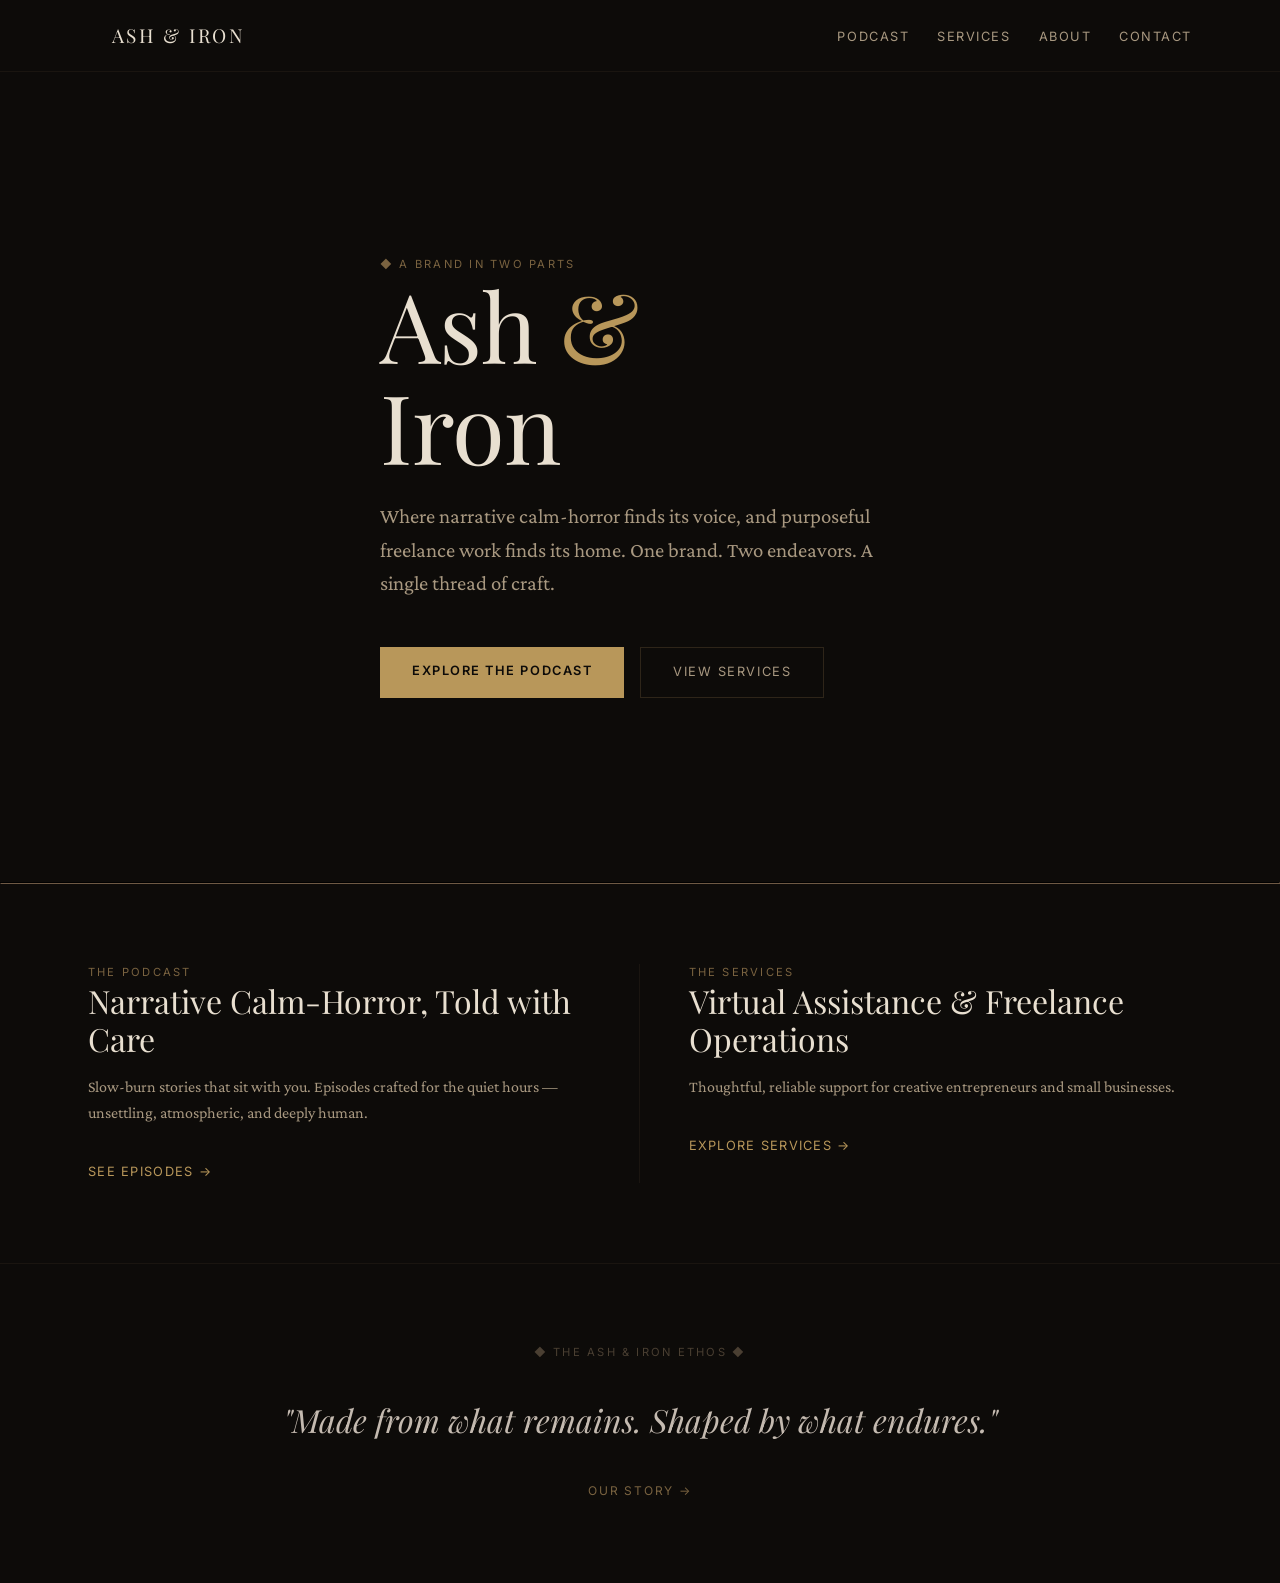
<file: Index.html>
<!DOCTYPE html>
<html lang="en">
<head>
  <meta charset="UTF-8">
  <title>Ash & Iron</title>
  <link rel="stylesheet" href="styles.css">
<link rel="icon" type="image/png" href="favicon.ico">
</head>

<body>

  <!-- NAV -->
  <nav>
    <div class="max-w-6xl px-6 nav-inner">
      <a href="index.html" style="font-family:Playfair Display, serif; font-size:1.2rem; color:#e8dfd0;">Ash & Iron</a>
      <div>
        <a href="podcast.html">Podcast</a>
        <a href="services.html">Services</a>
        <a href="about.html">About</a>
        <a href="contact.html">Contact</a>
      </div>
    </div>
  </nav>

  <!-- HERO -->
  <section style="min-height:90vh; display:flex; align-items:center;">
    <div class="max-w-6xl px-6">
      <p class="subtle-label">◆   A Brand in Two Parts</p>

      <h1 class="heading-xl">
        Ash <span style="color:#b8975a">&</span><br>Iron
      </h1>

      <p style="font-family:'Crimson Pro', serif; font-size:1.3rem; color:#a89880; max-width:520px; margin:1.5rem 0 3rem;">
        Where narrative calm-horror finds its voice, and purposeful freelance work finds its home.
        One brand. Two endeavors. A single thread of craft.
      </p>

      <div style="display:flex; gap:1rem; flex-wrap:wrap;">
        <a href="podcast.html" class="btn-primary">Explore the Podcast</a>
        <a href="services.html" class="btn-outline">View Services</a>
      </div>
    </div>
  </section>

  <hr style="border-color:#1a1510;">

  <!-- TWO COLUMNS -->
  <section class="max-w-6xl px-6 py-20 grid-2">
    <!-- PODCAST -->
    <div style="border-right:1px solid #1a1510; padding-right:3rem;">
      <p class="subtle-label">The Podcast</p>
      <h2 class="heading-md">Narrative Calm-Horror, Told with Care</h2>
      <p style="font-family:'Crimson Pro', serif; color:#a89880; margin:1rem 0 2rem;">
        Slow-burn stories that sit with you. Episodes crafted for the quiet hours — unsettling,
        atmospheric, and deeply human.
      </p>
      <a href="podcast.html" style="color:#b8975a; font-size:0.8rem; letter-spacing:0.1em; text-transform:uppercase;">
        See Episodes →
      </a>
    </div>

    <!-- SERVICES -->
    <div style="padding-left:3rem;">
      <p class="subtle-label">The Services</p>
      <h2 class="heading-md">Virtual Assistance & Freelance Operations</h2>
      <p style="font-family:'Crimson Pro', serif; color:#a89880; margin:1rem 0 2rem;">
        Thoughtful, reliable support for creative entrepreneurs and small businesses.
      </p>
      <a href="services.html" style="color:#b8975a; font-size:0.8rem; letter-spacing:0.1em; text-transform:uppercase;">
        Explore Services →
      </a>
    </div>
  </section>

  <!-- ETHOS -->
  <section style="border-top:1px solid #1a1510; background:#0d0b09;">
    <div class="max-w-6xl px-6 py-20" style="text-align:center;">
      <p style="color:#4a3f32; font-size:0.7rem; letter-spacing:0.2em; text-transform:uppercase;">
        ◆   The Ash & Iron Ethos   ◆
      </p>

      <blockquote style="font-family:'Playfair Display', serif; font-size:2rem; font-style:italic; color:#c4bab0; margin:2rem auto; max-width:720px;">
        "Made from what remains. Shaped by what endures."
      </blockquote>

      <a href="about.html" style="color:#7a6340; font-size:0.75rem; letter-spacing:0.15em; text-transform:uppercase;">
        Our Story →
      </a>
    </div>
  </section>

</body>
</html>
</file>
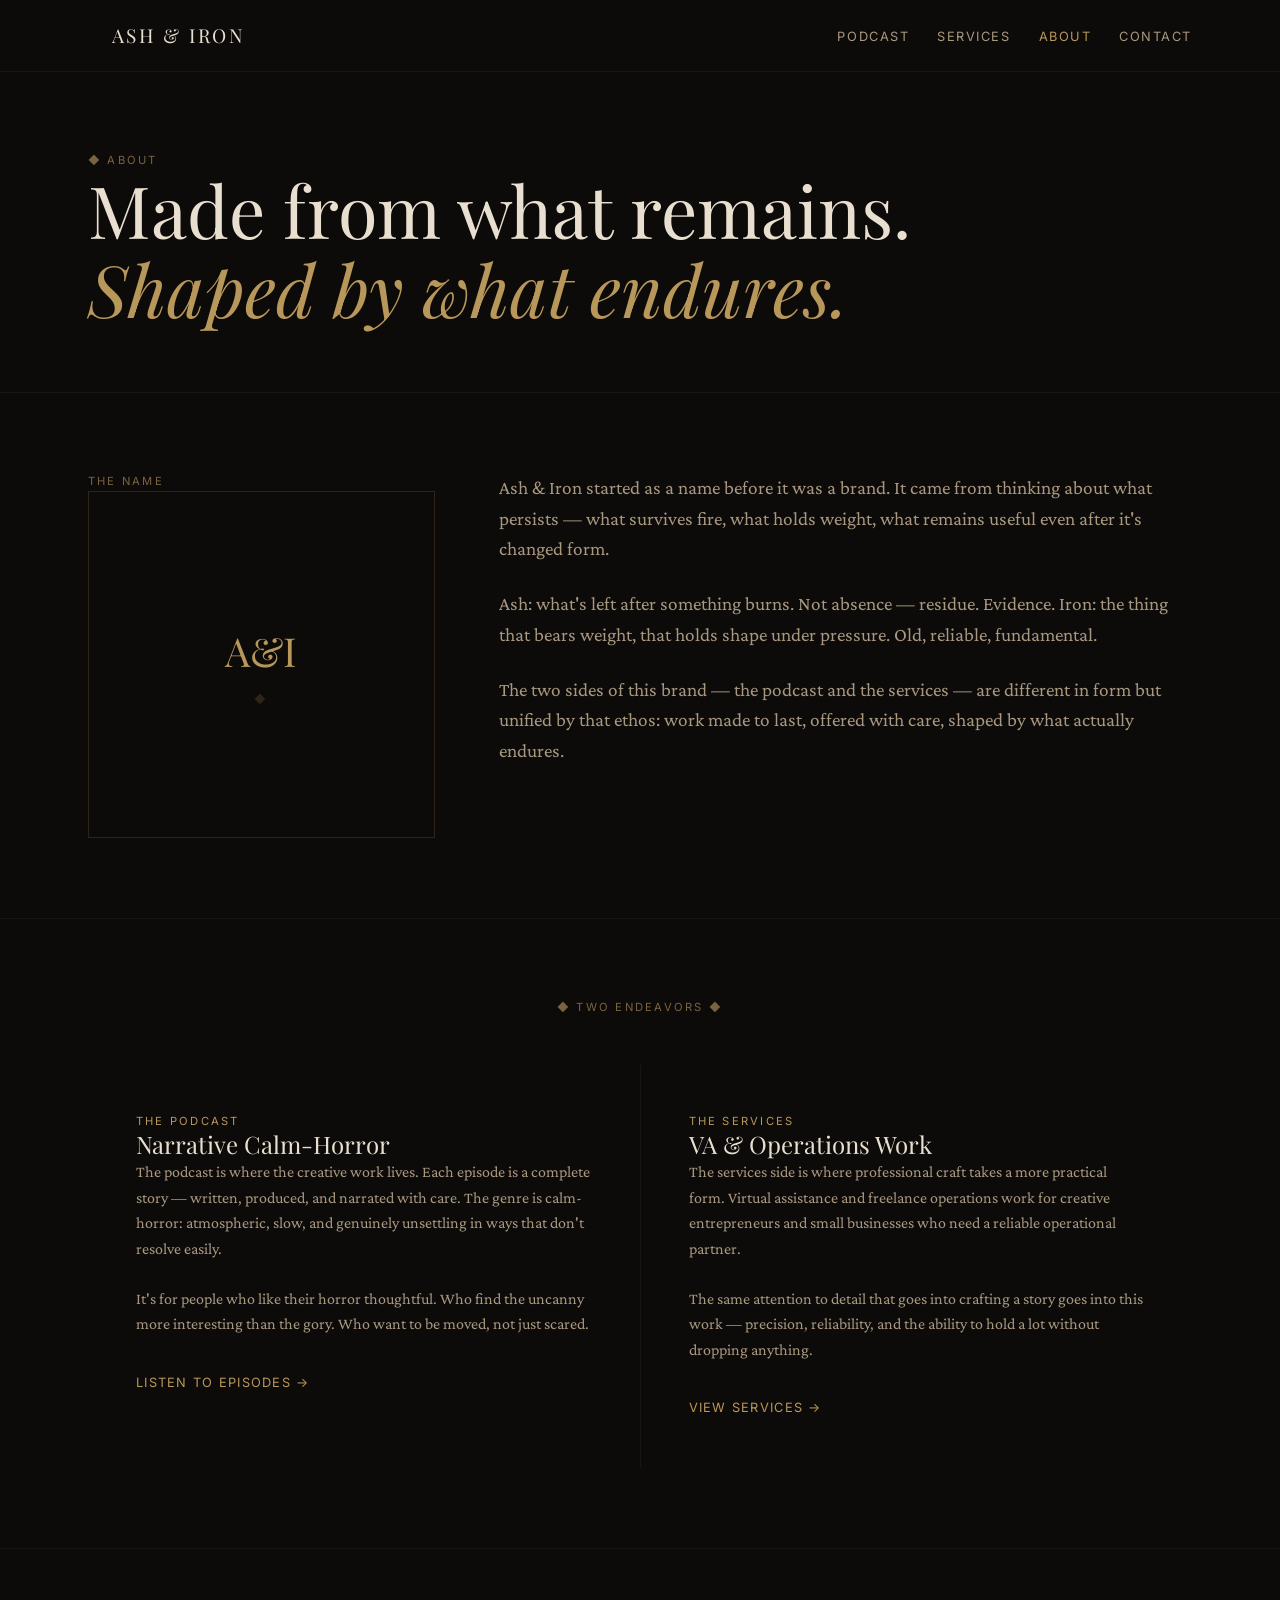
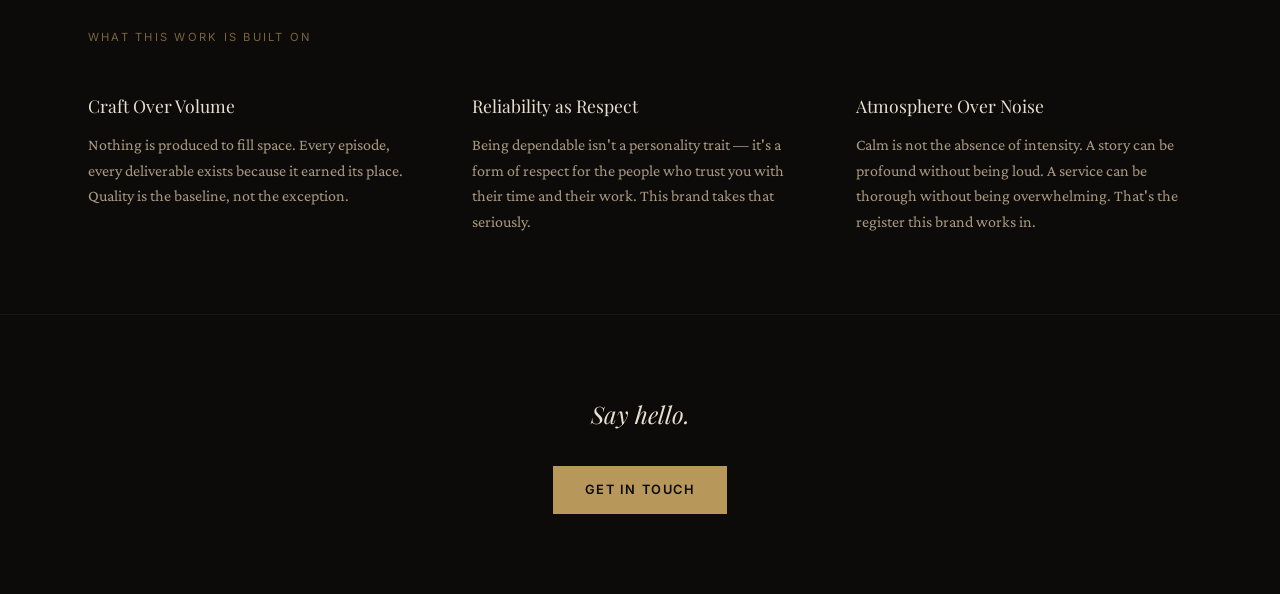
<file: About.html>
<!DOCTYPE html>
<html lang="en">
<head>
  <meta charset="UTF-8">
  <title>About — Ash & Iron</title>
  <link rel="stylesheet" href="styles.css">
<link rel="icon" type="image/png" href="favicon.ico">
</head>

<body>

  <!-- NAV -->
  <nav>
    <div class="max-w-6xl px-6 nav-inner">
      <a href="index.html" style="font-family:Playfair Display, serif; font-size:1.2rem; color:#e8dfd0;">Ash & Iron</a>
      <div>
        <a href="podcast.html">Podcast</a>
        <a href="services.html">Services</a>
        <a href="about.html" style="color:#b8975a;">About</a>
        <a href="contact.html">Contact</a>
      </div>
    </div>
  </nav>

  <!-- HEADER -->
  <section style="border-bottom:1px solid #1a1510; padding:5rem 0 4rem;">
    <div class="max-w-6xl px-6">
      <p class="subtle-label">◆   About</p>
      <h1 class="heading-lg">
        Made from what remains.<br>
        <em style="color:#b8975a;">Shaped by what endures.</em>
      </h1>
    </div>
  </section>

  <!-- NAME + STORY -->
  <section class="max-w-6xl px-6 py-20 grid-split">
    <div>
      <p class="subtle-label">The Name</p>

      <div style="
        width:100%;
        aspect-ratio:1;
        background:#0d0b09;
        border:1px solid #2e2519;
        display:flex;
        align-items:center;
        justify-content:center;
        flex-direction:column;
        gap:0.5rem;
      ">
        <span style="font-family:'Playfair Display', serif; font-size:2.5rem; color:#b8975a;">A&I</span>
        <span style="color:#2e2519; font-size:0.7rem; letter-spacing:0.2em;">◆</span>
      </div>
    </div>

    <div>
      <p style="font-family:'Crimson Pro', serif; font-size:1.2rem; color:#a89880; margin-bottom:1.5rem;">
        Ash & Iron started as a name before it was a brand. It came from thinking about what persists —
        what survives fire, what holds weight, what remains useful even after it's changed form.
      </p>

      <p style="font-family:'Crimson Pro', serif; font-size:1.2rem; color:#a89880; margin-bottom:1.5rem;">
        Ash: what's left after something burns. Not absence — residue. Evidence.
        Iron: the thing that bears weight, that holds shape under pressure. Old, reliable, fundamental.
      </p>

      <p style="font-family:'Crimson Pro', serif; font-size:1.2rem; color:#a89880;">
        The two sides of this brand — the podcast and the services — are different in form but unified
        by that ethos: work made to last, offered with care, shaped by what actually endures.
      </p>
    </div>
  </section>

  <!-- TWO ENDEAVORS -->
  <section style="border-top:1px solid #1a1510; background:#0d0b09;">
    <div class="max-w-6xl px-6 py-20">
      <p class="subtle-label" style="text-align:center; margin-bottom:3rem;">◆   Two Endeavors   ◆</p>

      <div class="grid-2" style="background:#1a1510;">
        <!-- PODCAST -->
        <div style="background:#0d0b09; padding:3rem;">
          <p class="subtle-label" style="color:#b8975a;">The Podcast</p>
          <h3 class="heading-md" style="font-size:1.5rem;">Narrative Calm-Horror</h3>

          <p style="font-family:'Crimson Pro', serif; color:#a89880; margin-bottom:1.5rem;">
            The podcast is where the creative work lives. Each episode is a complete story — written,
            produced, and narrated with care. The genre is calm-horror: atmospheric, slow, and genuinely
            unsettling in ways that don't resolve easily.
          </p>

          <p style="font-family:'Crimson Pro', serif; color:#a89880; margin-bottom:2rem;">
            It's for people who like their horror thoughtful. Who find the uncanny more interesting than
            the gory. Who want to be moved, not just scared.
          </p>

          <a href="podcast.html" style="color:#b8975a; font-size:0.8rem; letter-spacing:0.1em; text-transform:uppercase;">
            Listen to Episodes →
          </a>
        </div>

        <!-- SERVICES -->
        <div style="background:#0d0b09; padding:3rem;">
          <p class="subtle-label" style="color:#b8975a;">The Services</p>
          <h3 class="heading-md" style="font-size:1.5rem;">VA & Operations Work</h3>

          <p style="font-family:'Crimson Pro', serif; color:#a89880; margin-bottom:1.5rem;">
            The services side is where professional craft takes a more practical form. Virtual assistance
            and freelance operations work for creative entrepreneurs and small businesses who need a
            reliable operational partner.
          </p>

          <p style="font-family:'Crimson Pro', serif; color:#a89880; margin-bottom:2rem;">
            The same attention to detail that goes into crafting a story goes into this work — precision,
            reliability, and the ability to hold a lot without dropping anything.
          </p>

          <a href="services.html" style="color:#b8975a; font-size:0.8rem; letter-spacing:0.1em; text-transform:uppercase;">
            View Services →
          </a>
        </div>
      </div>
    </div>
  </section>

  <!-- ETHOS -->
  <section style="border-top:1px solid #1a1510;">
    <div class="max-w-6xl px-6 py-20">
      <p class="subtle-label" style="margin-bottom:3rem;">What This Work Is Built On</p>

      <div class="grid-2" style="grid-template-columns:repeat(3,1fr); gap:3rem;">
        <div>
          <h3 class="heading-md" style="font-size:1.1rem; margin-bottom:1rem;">Craft Over Volume</h3>
          <p style="font-family:'Crimson Pro', serif; color:#a89880;">
            Nothing is produced to fill space. Every episode, every deliverable exists because it earned
            its place. Quality is the baseline, not the exception.
          </p>
        </div>

        <div>
          <h3 class="heading-md" style="font-size:1.1rem; margin-bottom:1rem;">Reliability as Respect</h3>
          <p style="font-family:'Crimson Pro', serif; color:#a89880;">
            Being dependable isn't a personality trait — it's a form of respect for the people who trust
            you with their time and their work. This brand takes that seriously.
          </p>
        </div>

        <div>
          <h3 class="heading-md" style="font-size:1.1rem; margin-bottom:1rem;">Atmosphere Over Noise</h3>
          <p style="font-family:'Crimson Pro', serif; color:#a89880;">
            Calm is not the absence of intensity. A story can be profound without being loud. A service
            can be thorough without being overwhelming. That's the register this brand works in.
          </p>
        </div>
      </div>
    </div>
  </section>

  <!-- CTA -->
  <section style="border-top:1px solid #1a1510; background:#0d0b09;">
    <div class="max-w-6xl px-6 py-20" style="text-align:center;">
      <p style="font-family:'Playfair Display', serif; font-size:1.5rem; font-style:italic; margin-bottom:2rem;">
        Say hello.
      </p>

      <a href="contact.html" class="btn-primary">Get in Touch</a>
    </div>
  </section>

</body>
</html>
</file>
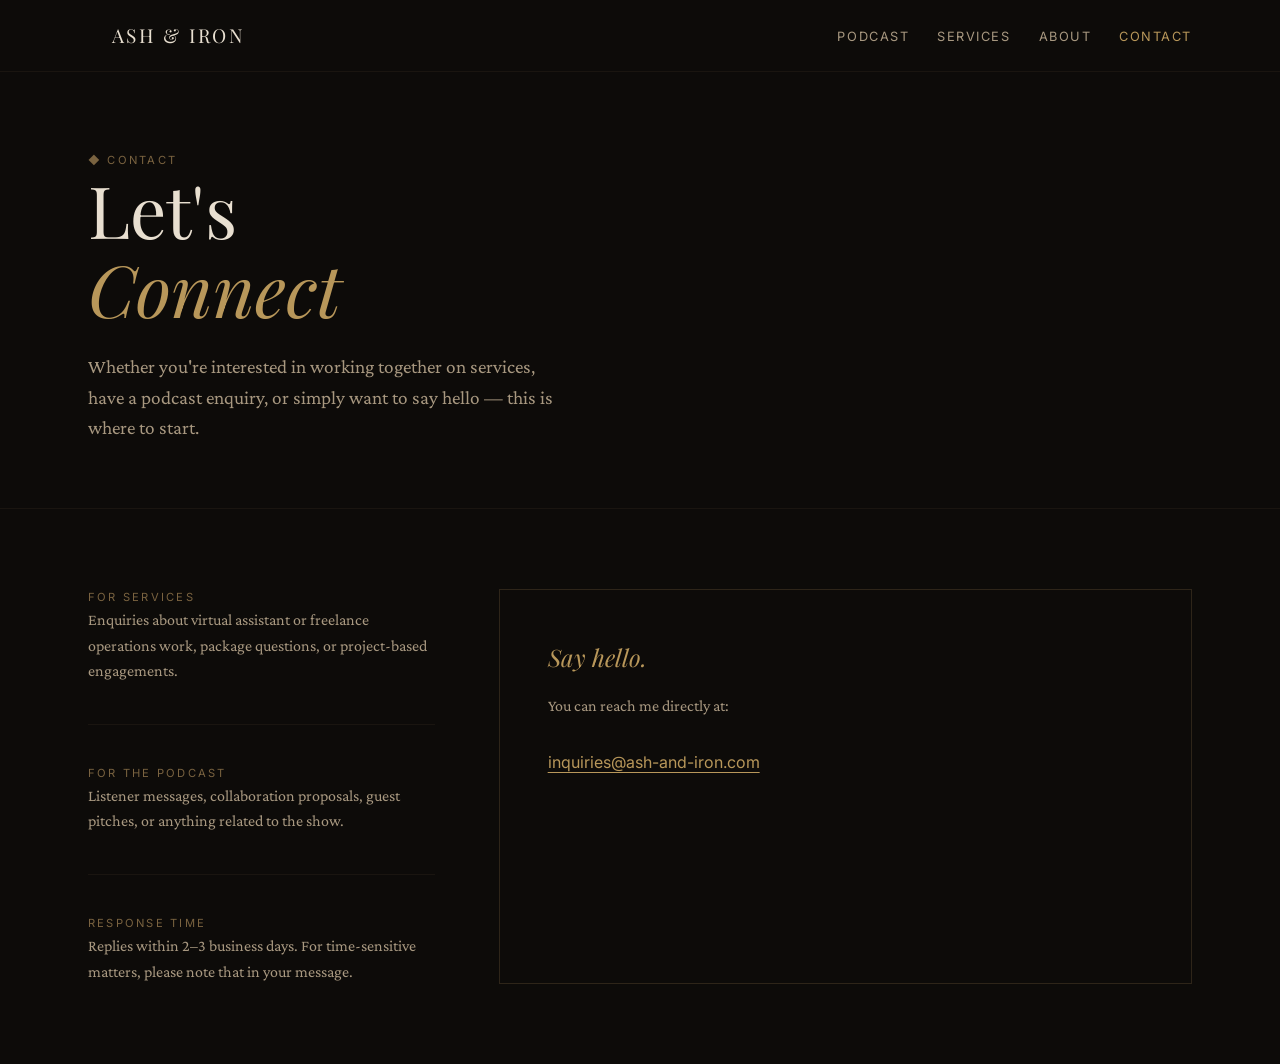
<file: Contact.html>
<!DOCTYPE html>
<html lang="en">
<head>
  <meta charset="UTF-8">
  <title>Contact — Ash & Iron</title>
  <link rel="stylesheet" href="styles.css">
<link rel="icon" type="image/png" href="favicon.ico">
</head>

<body>

  <!-- NAV -->
  <nav>
    <div class="max-w-6xl px-6 nav-inner">
      <a href="index.html" style="font-family:Playfair Display, serif; font-size:1.2rem; color:#e8dfd0;">Ash & Iron</a>
      <div>
        <a href="podcast.html">Podcast</a>
        <a href="services.html">Services</a>
        <a href="about.html">About</a>
        <a href="contact.html" style="color:#b8975a;">Contact</a>
      </div>
    </div>
  </nav>

  <!-- HEADER -->
  <section style="border-bottom:1px solid #1a1510; padding:5rem 0 4rem;">
    <div class="max-w-6xl px-6">
      <p class="subtle-label">◆   Contact</p>
      <h1 class="heading-lg">
        Let's<br>
        <em style="color:#b8975a;">Connect</em>
      </h1>

      <p style="font-family:'Crimson Pro', serif; font-size:1.2rem; color:#a89880; max-width:480px; margin-top:1.5rem;">
        Whether you're interested in working together on services, have a podcast enquiry, or simply want to say hello — this is where to start.
      </p>
    </div>
  </section>

  <!-- CONTACT INFO -->
  <section class="max-w-6xl px-6 py-20 grid-split">
    
    <!-- LEFT COLUMN -->
    <div>
      <div style="margin-bottom:2.5rem;">
        <p class="subtle-label">For Services</p>
        <p style="font-family:'Crimson Pro', serif; color:#a89880;">
          Enquiries about virtual assistant or freelance operations work, package questions, or project-based engagements.
        </p>
      </div>

      <div style="border-top:1px solid #1a1510; padding-top:2.5rem; margin-bottom:2.5rem;">
        <p class="subtle-label">For the Podcast</p>
        <p style="font-family:'Crimson Pro', serif; color:#a89880;">
          Listener messages, collaboration proposals, guest pitches, or anything related to the show.
        </p>
      </div>

      <div style="border-top:1px solid #1a1510; padding-top:2.5rem;">
        <p class="subtle-label">Response Time</p>
        <p style="font-family:'Crimson Pro', serif; color:#a89880;">
          Replies within 2–3 business days. For time-sensitive matters, please note that in your message.
        </p>
      </div>
    </div>

    <!-- RIGHT COLUMN -->
    <div style="border:1px solid #2e2519; padding:3rem;">
      <p style="font-family:'Playfair Display', serif; font-size:1.5rem; color:#b8975a; margin-bottom:1rem; font-style:italic;">
        Say hello.
      </p>

      <p style="font-family:'Crimson Pro', serif; color:#a89880; margin-bottom:2rem;">
        You can reach me directly at:
      </p>

      <a href="mailto:inquiries@ash-and-iron.com"
         style="font-family:'Inter', sans-serif; font-size:1rem; color:#b8975a; text-decoration:underline; text-underline-offset:4px;">
        inquiries@ash-and-iron.com
      </a>
    </div>

  </section>

</body>
</html>
</file>
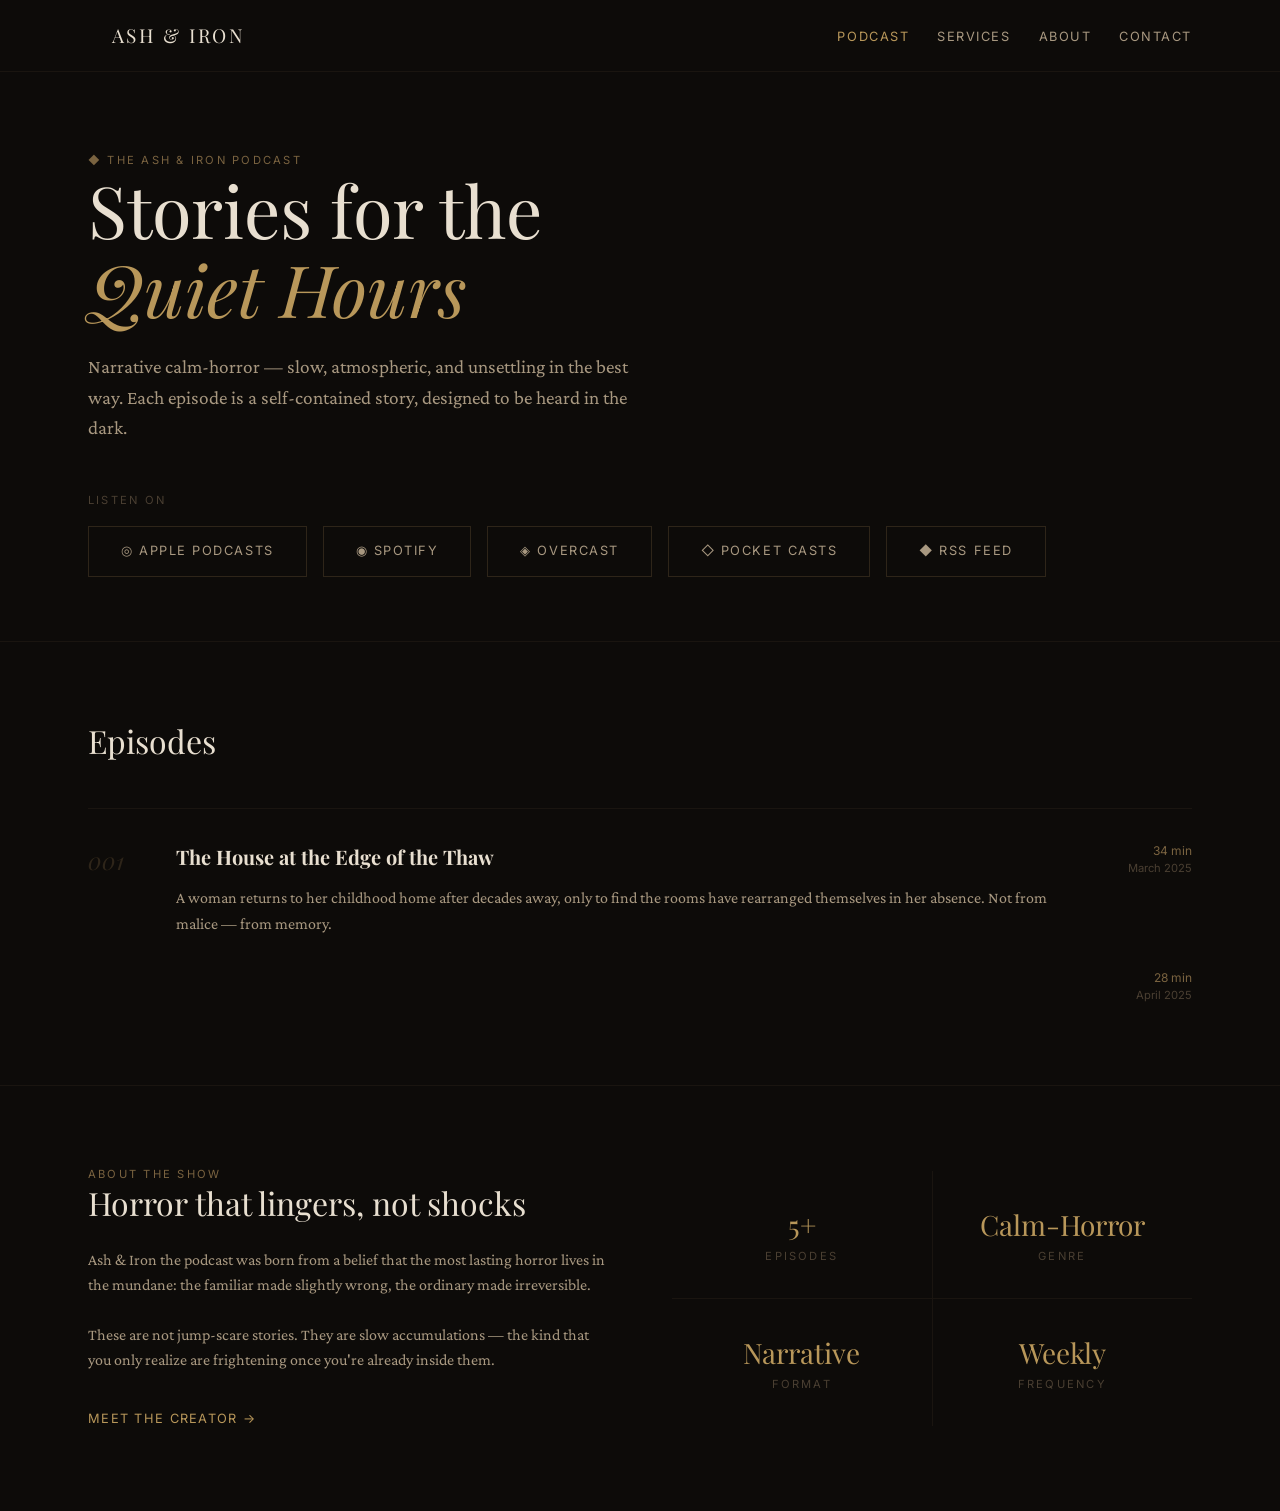
<file: Podcast.html>
<!DOCTYPE html>
<html lang="en">
<head>
  <meta charset="UTF-8">
  <title>Podcast — Ash & Iron</title>
  <link rel="stylesheet" href="styles.css">
</head>

<body>

  <!-- NAV -->
  <nav>
    <div class="max-w-6xl px-6 nav-inner">
      <a href="index.html" style="font-family:Playfair Display, serif; font-size:1.2rem; color:#e8dfd0;">Ash & Iron</a>
      <div>
        <a href="podcast.html" style="color:#b8975a;">Podcast</a>
        <a href="services.html">Services</a>
        <a href="about.html">About</a>
        <a href="contact.html">Contact</a>
      </div>
    </div>
  </nav>

  <!-- HEADER -->
  <section style="border-bottom:1px solid #1a1510; padding:5rem 0 4rem;">
    <div class="max-w-6xl px-6">
      <p class="subtle-label">◆   The Ash & Iron Podcast</p>
      <h1 class="heading-lg">
        Stories for the<br>
        <em style="color:#b8975a;">Quiet Hours</em>
      </h1>

      <p style="font-family:'Crimson Pro', serif; font-size:1.2rem; color:#a89880; max-width:560px; margin-top:1.5rem;">
        Narrative calm-horror — slow, atmospheric, and unsettling in the best way.
        Each episode is a self-contained story, designed to be heard in the dark.
      </p>

      <div style="margin-top:3rem;">
        <p class="subtle-label" style="color:#4a3f32; margin-bottom:1rem;">Listen on</p>

        <div style="display:flex; flex-wrap:wrap; gap:1rem;">
          <a href="#" class="btn-outline" style="border-color:#2e2519; color:#a89880;">◎ Apple Podcasts</a>
          <a href="#" class="btn-outline" style="border-color:#2e2519; color:#a89880;">◉ Spotify</a>
          <a href="#" class="btn-outline" style="border-color:#2e2519; color:#a89880;">◈ Overcast</a>
          <a href="#" class="btn-outline" style="border-color:#2e2519; color:#a89880;">◇ Pocket Casts</a>
          <a href="#" class="btn-outline" style="border-color:#2e2519; color:#a89880;">◆ RSS Feed</a>
        </div>
      </div>
    </div>
  </section>

  <!-- EPISODES -->
  <section class="max-w-6xl px-6 py-20">
    <h2 class="heading-md" style="margin-bottom:3rem;">Episodes</h2>

    <div style="display:flex; flex-direction:column;">
      
      <!-- EPISODE 001 -->
      <div style="border-top:1px solid #1a1510; padding:2rem 0; display:grid; grid-template-columns:4rem 1fr auto; gap:1.5rem;">
        <span style="font-family:'Playfair Display', serif; font-size:1.5rem; color:#2e2519; font-style:italic;">001</span>
        <div>
          <h3 style="font-family:'Playfair Display', serif; font-size:1.25rem; margin-bottom:0.75rem;">The House at the Edge of the Thaw</h3>
          <p style="font-family:'Crimson Pro', serif; color:#a89880;">
            A woman returns to her childhood home after decades away, only to find the rooms have
            rearranged themselves in her absence. Not from malice — from memory.
          </p>
        </div>
        <div style="text-align:right; min-width:80px;">
          <p style="color:#7a6340; font-size:0.75rem;">34 min</p>
          <p style="color:#4a3f32; font-size:0.7rem;">March 2025</p>
        </div>
      </div>


        </div>
        <div style="text-align:right; min-width:80px;">
          <p style="color:#7a6340; font-size:0.75rem;">28 min</p>
          <p style="color:#4a3f32; font-size:0.7rem;">April 2025</p>
        </div>
      </div>

     
    

    </div>
  </section>

  <!-- ABOUT THE SHOW -->
  <section style="border-top:1px solid #1a1510; background:#0d0b09;">
    <div class="max-w-6xl px-6 py-20 grid-2" style="gap:4rem; align-items:center;">

      <div>
        <p class="subtle-label" style="color:#7a6340;">About the Show</p>
        <h2 class="heading-md" style="margin-bottom:1.5rem;">Horror that lingers, not shocks</h2>

        <p style="font-family:'Crimson Pro', serif; color:#a89880; margin-bottom:1.5rem;">
          Ash & Iron the podcast was born from a belief that the most lasting horror lives in the mundane:
          the familiar made slightly wrong, the ordinary made irreversible.
        </p>

        <p style="font-family:'Crimson Pro', serif; color:#a89880; margin-bottom:2rem;">
          These are not jump-scare stories. They are slow accumulations — the kind that you only realize
          are frightening once you're already inside them.
        </p>

        <a href="about.html" style="color:#b8975a; font-size:0.8rem; letter-spacing:0.1em; text-transform:uppercase;">
          Meet the Creator →
        </a>
      </div>

      <div style="display:grid; grid-template-columns:1fr 1fr; gap:1px; background:#1a1510;">
        <div style="background:#0d0b09; padding:2rem; text-align:center;">
          <p style="font-family:'Playfair Display', serif; font-size:1.75rem; color:#b8975a;">5+</p>
          <p class="subtle-label" style="color:#4a3f32;">Episodes</p>
        </div>

        <div style="background:#0d0b09; padding:2rem; text-align:center;">
          <p style="font-family:'Playfair Display', serif; font-size:1.75rem; color:#b8975a;">Calm-Horror</p>
          <p class="subtle-label" style="color:#4a3f32;">Genre</p>
        </div>

        <div style="background:#0d0b09; padding:2rem; text-align:center;">
          <p style="font-family:'Playfair Display', serif; font-size:1.75rem; color:#b8975a;">Narrative</p>
          <p class="subtle-label" style="color:#4a3f32;">Format</p>
        </div>

        <div style="background:#0d0b09; padding:2rem; text-align:center;">
          <p style="font-family:'Playfair Display', serif; font-size:1.75rem; color:#b8975a;">Weekly</p>
          <p class="subtle-label" style="color:#4a3f32;">Frequency</p>
        </div>
      </div>

    </div>
  </section>

</body>
</html>
</file>
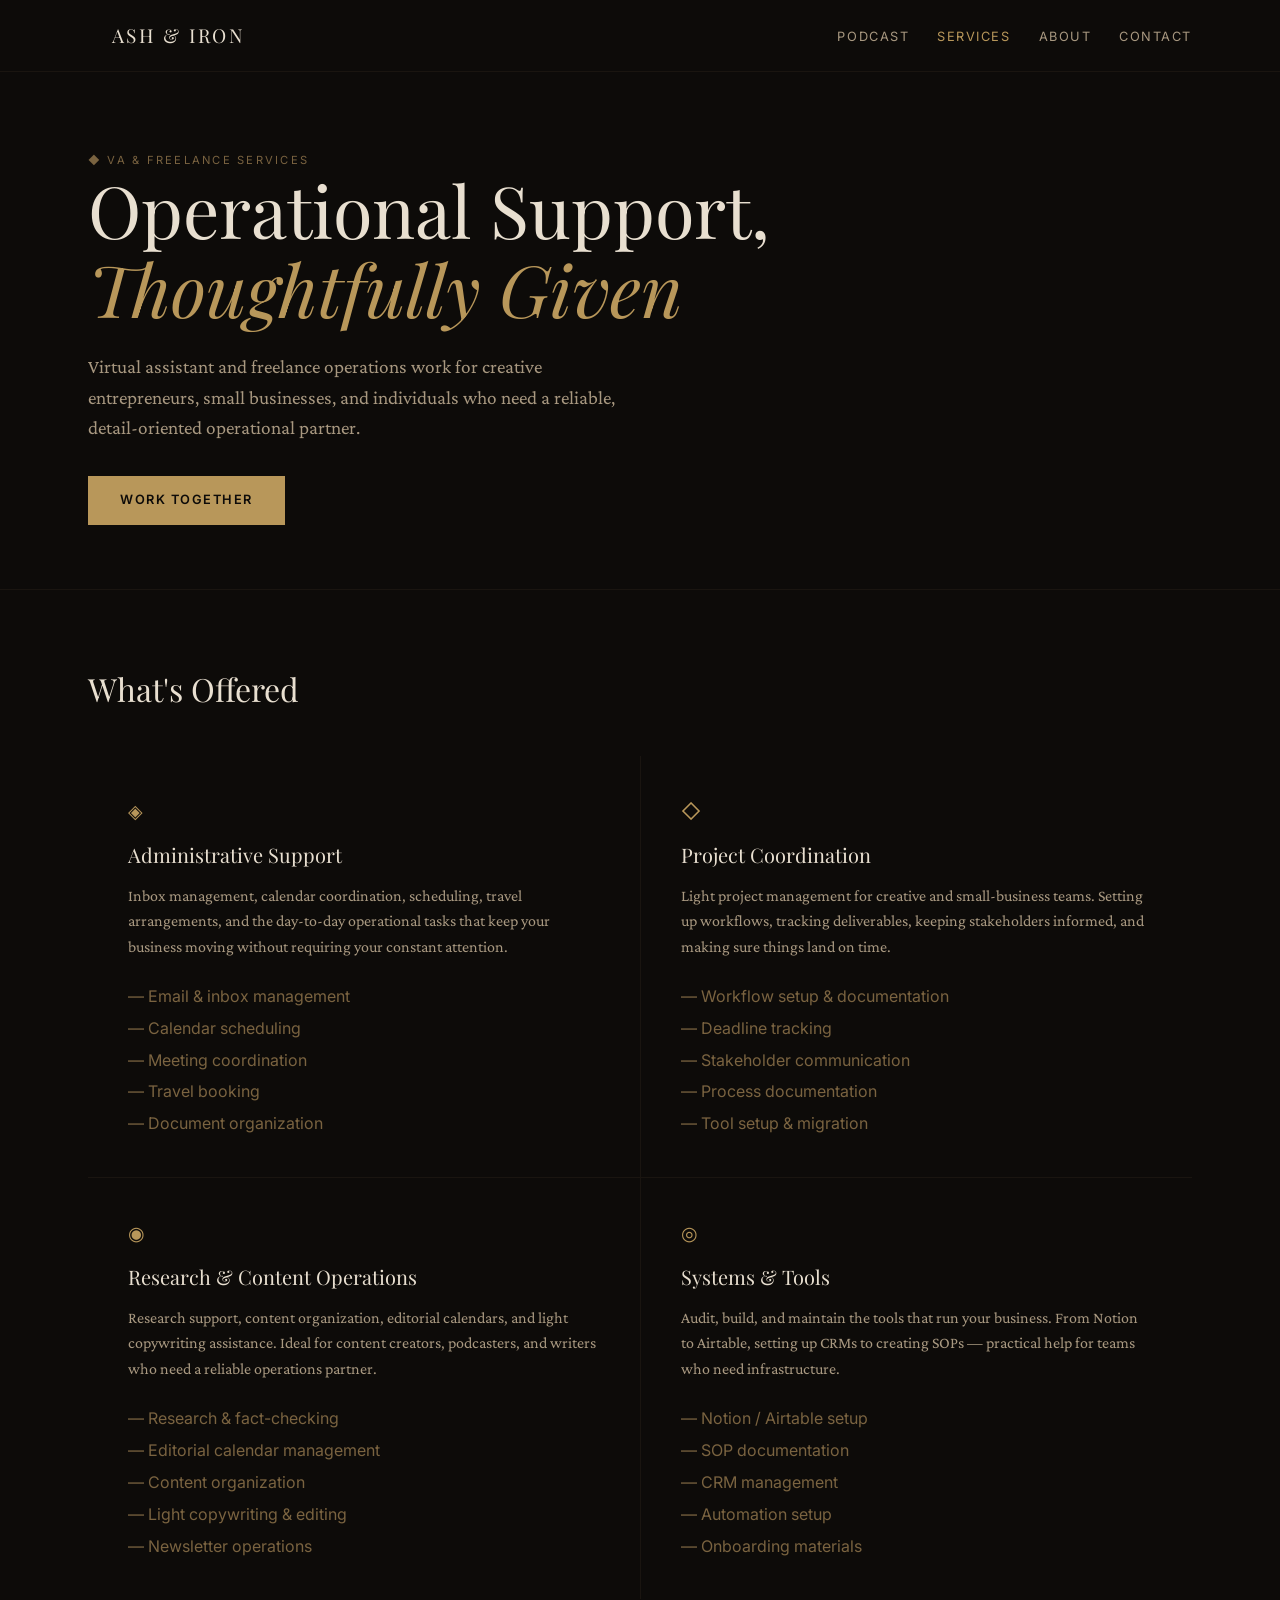
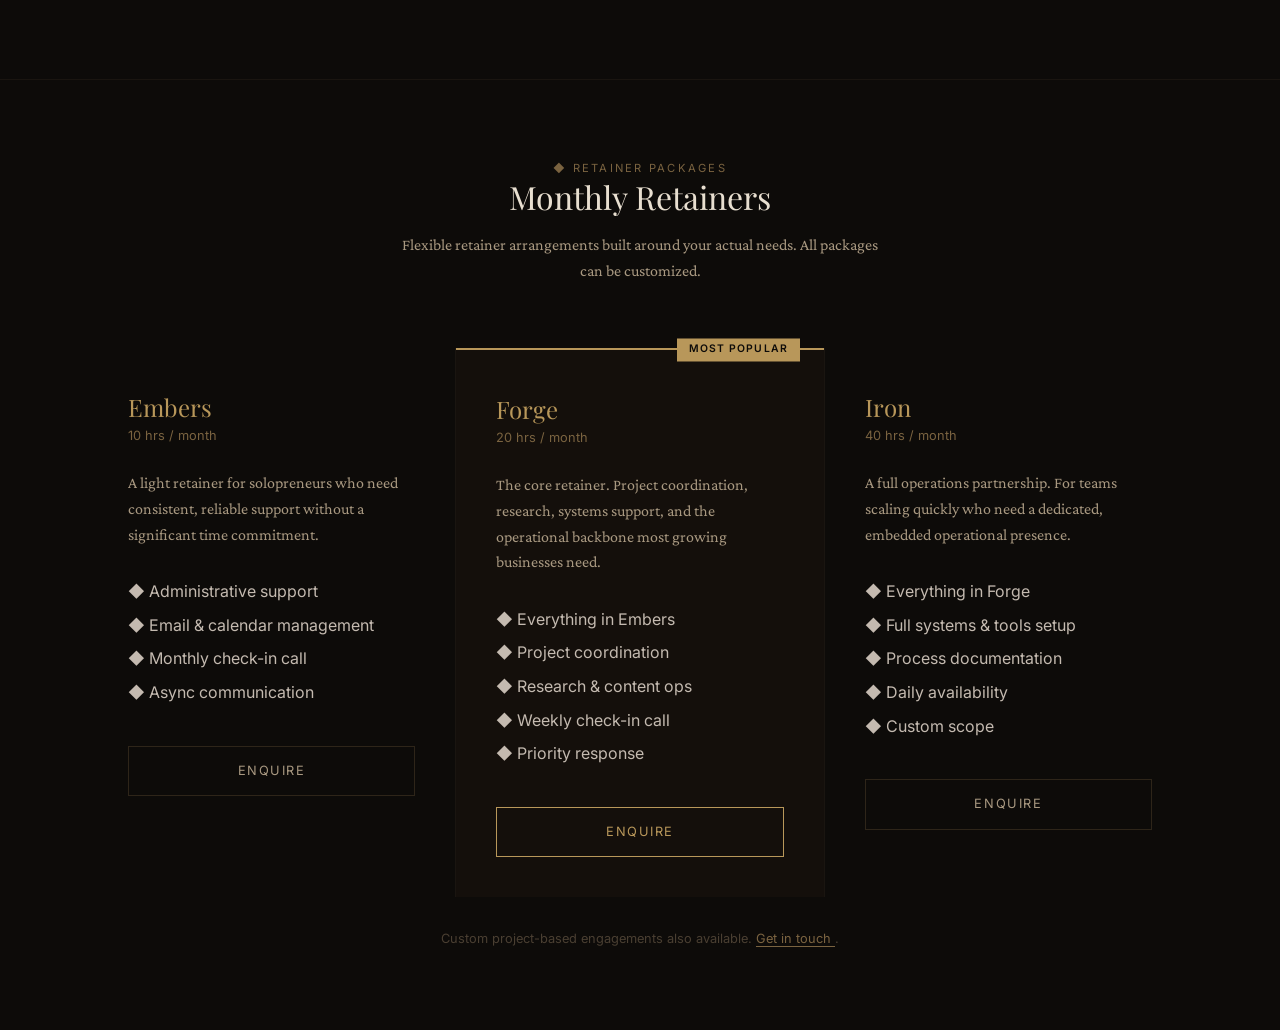
<file: Services.html>
<!DOCTYPE html>
<html lang="en">
<head>
  <meta charset="UTF-8">
  <title>Services — Ash & Iron</title>
  <link rel="stylesheet" href="styles.css">
<link rel="icon" type="image/png" href="favicon.ico">
</head>

<body>

  <!-- NAV -->
  <nav>
    <div class="max-w-6xl px-6 nav-inner">
      <a href="index.html" style="font-family:Playfair Display, serif; font-size:1.2rem; color:#e8dfd0;">Ash & Iron</a>
      <div>
        <a href="podcast.html">Podcast</a>
        <a href="services.html" style="color:#b8975a;">Services</a>
        <a href="about.html">About</a>
        <a href="contact.html">Contact</a>
      </div>
    </div>
  </nav>

  <!-- HEADER -->
  <section style="border-bottom:1px solid #1a1510; padding:5rem 0 4rem;">
    <div class="max-w-6xl px-6">
      <p class="subtle-label">◆   VA & Freelance Services</p>
      <h1 class="heading-lg">
        Operational Support,<br>
        <em style="color:#b8975a;">Thoughtfully Given</em>
      </h1>

      <p style="font-family:'Crimson Pro', serif; font-size:1.2rem; color:#a89880; max-width:560px; margin-top:1.5rem;">
        Virtual assistant and freelance operations work for creative entrepreneurs, small businesses,
        and individuals who need a reliable, detail-oriented operational partner.
      </p>

      <a href="contact.html" class="btn-primary" style="margin-top:2rem; display:inline-block;">
        Work Together
      </a>
    </div>
  </section>

  <!-- WHAT'S OFFERED -->
  <section class="max-w-6xl px-6 py-20">
    <h2 class="heading-md" style="margin-bottom:3rem;">What's Offered</h2>

    <div class="grid-2" style="background:#1a1510;">
      
      <!-- ADMIN SUPPORT -->
      <div style="background:#0d0b09; padding:2.5rem;">
        <span style="color:#b8975a; font-size:1.2rem; display:block; margin-bottom:1rem;">◈</span>
        <h3 class="heading-md" style="font-size:1.25rem; margin-bottom:1rem;">Administrative Support</h3>
        <p style="font-family:'Crimson Pro', serif; color:#a89880; margin-bottom:1.5rem;">
          Inbox management, calendar coordination, scheduling, travel arrangements, and the day-to-day
          operational tasks that keep your business moving without requiring your constant attention.
        </p>
        <ul style="list-style:none; padding:0; margin:0; display:flex; flex-direction:column; gap:0.4rem;">
          <li style="color:#7a6340;">— Email & inbox management</li>
          <li style="color:#7a6340;">— Calendar scheduling</li>
          <li style="color:#7a6340;">— Meeting coordination</li>
          <li style="color:#7a6340;">— Travel booking</li>
          <li style="color:#7a6340;">— Document organization</li>
        </ul>
      </div>

      <!-- PROJECT COORDINATION -->
      <div style="background:#0d0b09; padding:2.5rem;">
        <span style="color:#b8975a; font-size:1.2rem; display:block; margin-bottom:1rem;">◇</span>
        <h3 class="heading-md" style="font-size:1.25rem; margin-bottom:1rem;">Project Coordination</h3>
        <p style="font-family:'Crimson Pro', serif; color:#a89880; margin-bottom:1.5rem;">
          Light project management for creative and small-business teams. Setting up workflows, tracking
          deliverables, keeping stakeholders informed, and making sure things land on time.
        </p>
        <ul style="list-style:none; padding:0; margin:0; display:flex; flex-direction:column; gap:0.4rem;">
          <li style="color:#7a6340;">— Workflow setup & documentation</li>
          <li style="color:#7a6340;">— Deadline tracking</li>
          <li style="color:#7a6340;">— Stakeholder communication</li>
          <li style="color:#7a6340;">— Process documentation</li>
          <li style="color:#7a6340;">— Tool setup & migration</li>
        </ul>
      </div>

      <!-- RESEARCH & CONTENT OPS -->
      <div style="background:#0d0b09; padding:2.5rem;">
        <span style="color:#b8975a; font-size:1.2rem; display:block; margin-bottom:1rem;">◉</span>
        <h3 class="heading-md" style="font-size:1.25rem; margin-bottom:1rem;">Research & Content Operations</h3>
        <p style="font-family:'Crimson Pro', serif; color:#a89880; margin-bottom:1.5rem;">
          Research support, content organization, editorial calendars, and light copywriting assistance.
          Ideal for content creators, podcasters, and writers who need a reliable operations partner.
        </p>
        <ul style="list-style:none; padding:0; margin:0; display:flex; flex-direction:column; gap:0.4rem;">
          <li style="color:#7a6340;">— Research & fact-checking</li>
          <li style="color:#7a6340;">— Editorial calendar management</li>
          <li style="color:#7a6340;">— Content organization</li>
          <li style="color:#7a6340;">— Light copywriting & editing</li>
          <li style="color:#7a6340;">— Newsletter operations</li>
        </ul>
      </div>

      <!-- SYSTEMS & TOOLS -->
      <div style="background:#0d0b09; padding:2.5rem;">
        <span style="color:#b8975a; font-size:1.2rem; display:block; margin-bottom:1rem;">◎</span>
        <h3 class="heading-md" style="font-size:1.25rem; margin-bottom:1rem;">Systems & Tools</h3>
        <p style="font-family:'Crimson Pro', serif; color:#a89880; margin-bottom:1.5rem;">
          Audit, build, and maintain the tools that run your business. From Notion to Airtable, setting
          up CRMs to creating SOPs — practical help for teams who need infrastructure.
        </p>
        <ul style="list-style:none; padding:0; margin:0; display:flex; flex-direction:column; gap:0.4rem;">
          <li style="color:#7a6340;">— Notion / Airtable setup</li>
          <li style="color:#7a6340;">— SOP documentation</li>
          <li style="color:#7a6340;">— CRM management</li>
          <li style="color:#7a6340;">— Automation setup</li>
          <li style="color:#7a6340;">— Onboarding materials</li>
        </ul>
      </div>

    </div>
  </section>

  <!-- RETAINER PACKAGES -->
  <section style="border-top:1px solid #1a1510; background:#0d0b09;">
    <div class="max-w-6xl px-6 py-20">

      <div style="text-align:center; margin-bottom:4rem;">
        <p class="subtle-label">◆   Retainer Packages</p>
        <h2 class="heading-md" style="font-size:2rem;">Monthly Retainers</h2>
        <p style="font-family:'Crimson Pro', serif; color:#a89880; max-width:480px; margin:1rem auto;">
          Flexible retainer arrangements built around your actual needs. All packages can be customized.
        </p>
      </div>

      <div class="grid-2" style="grid-template-columns:repeat(3,1fr); background:#1a1510;">

        <!-- EMBERS -->
        <div style="background:#0d0b09; padding:2.5rem;">
          <p style="font-family:'Playfair Display', serif; font-size:1.5rem; color:#b8975a;">Embers</p>
          <p style="color:#7a6340; font-size:0.8rem; margin-bottom:1.5rem;">10 hrs / month</p>
          <p style="font-family:'Crimson Pro', serif; color:#a89880; margin-bottom:2rem;">
            A light retainer for solopreneurs who need consistent, reliable support without a significant
            time commitment.
          </p>
          <ul style="list-style:none; padding:0; margin-bottom:2.5rem; display:flex; flex-direction:column; gap:0.5rem;">
            <li style="color:#c4bab0;">◆ Administrative support</li>
            <li style="color:#c4bab0;">◆ Email & calendar management</li>
            <li style="color:#c4bab0;">◆ Monthly check-in call</li>
            <li style="color:#c4bab0;">◆ Async communication</li>
          </ul>
          <a href="contact.html" class="btn-outline" style="display:block; text-align:center;">Enquire</a>
        </div>

        <!-- FORGE (highlighted) -->
        <div style="background:#140f0b; padding:2.5rem; border-top:2px solid #b8975a; position:relative;">
          <span style="
            position:absolute;
            top:0;
            right:1.5rem;
            transform:translateY(-50%);
            background:#b8975a;
            color:#0d0b09;
            font-size:0.65rem;
            letter-spacing:0.1em;
            text-transform:uppercase;
            padding:0.2rem 0.75rem;
            font-weight:600;
          ">Most Popular</span>

          <p style="font-family:'Playfair Display', serif; font-size:1.5rem; color:#b8975a;">Forge</p>
          <p style="color:#7a6340; font-size:0.8rem; margin-bottom:1.5rem;">20 hrs / month</p>
          <p style="font-family:'Crimson Pro', serif; color:#a89880; margin-bottom:2rem;">
            The core retainer. Project coordination, research, systems support, and the operational
            backbone most growing businesses need.
          </p>
          <ul style="list-style:none; padding:0; margin-bottom:2.5rem; display:flex; flex-direction:column; gap:0.5rem;">
            <li style="color:#c4bab0;">◆ Everything in Embers</li>
            <li style="color:#c4bab0;">◆ Project coordination</li>
            <li style="color:#c4bab0;">◆ Research & content ops</li>
            <li style="color:#c4bab0;">◆ Weekly check-in call</li>
            <li style="color:#c4bab0;">◆ Priority response</li>
          </ul>
          <a href="contact.html" class="btn-outline" style="display:block; text-align:center; border-color:#b8975a; color:#b8975a;">Enquire</a>
        </div>

        <!-- IRON -->
        <div style="background:#0d0b09; padding:2.5rem;">
          <p style="font-family:'Playfair Display', serif; font-size:1.5rem; color:#b8975a;">Iron</p>
          <p style="color:#7a6340; font-size:0.8rem; margin-bottom:1.5rem;">40 hrs / month</p>
          <p style="font-family:'Crimson Pro', serif; color:#a89880; margin-bottom:2rem;">
            A full operations partnership. For teams scaling quickly who need a dedicated, embedded
            operational presence.
          </p>
          <ul style="list-style:none; padding:0; margin-bottom:2.5rem; display:flex; flex-direction:column; gap:0.5rem;">
            <li style="color:#c4bab0;">◆ Everything in Forge</li>
            <li style="color:#c4bab0;">◆ Full systems & tools setup</li>
            <li style="color:#c4bab0;">◆ Process documentation</li>
            <li style="color:#c4bab0;">◆ Daily availability</li>
            <li style="color:#c4bab0;">◆ Custom scope</li>
          </ul>
          <a href="contact.html" class="btn-outline" style="display:block; text-align:center;">Enquire</a>
        </div>

      </div>

      <p style="text-align:center; color:#4a3f32; font-size:0.8rem; margin-top:2rem;">
        Custom project-based engagements also available.
        <a href="contact.html" style="color:#7a6340; text-decoration:underline; text-underline-offset:3px;">
          Get in touch
        </a>.
      </p>

    </div>
  </section>

</body>
</html>
</file>
<file: styles.css>
/* ------------------------------
   FONTS
--------------------------------*/
@import url('https://fonts.googleapis.com/css2?family=Inter:wght@300;400;600&family=Crimson+Pro:wght@300;400;600&family=Playfair+Display:wght@400;500&display=swap');

/* ------------------------------
   RESET + BASE
--------------------------------*/
* {
  margin: 0;
  padding: 0;
  box-sizing: border-box;
}

html, body {
  background: #0d0b09;
  color: #e8dfd0;
  font-family: Inter, sans-serif;
  line-height: 1.6;
}

img {
  max-width: 100%;
  display: block;
}

a {
  color: inherit;
  text-decoration: none;
}

section {
  width: 100%;
}

.max-w-6xl {
  max-width: 72rem;
  margin: 0 auto;
}

.px-6 {
  padding-left: 1.5rem;
  padding-right: 1.5rem;
}

.py-20 {
  padding-top: 5rem;
  padding-bottom: 5rem;
}

/* ------------------------------
   TYPOGRAPHY
--------------------------------*/
.heading-xl {
  font-family: "Playfair Display", serif;
  font-size: clamp(3rem, 8vw, 6rem);
  font-weight: 400;
  line-height: 1.05;
  letter-spacing: -0.01em;
}

.heading-lg {
  font-family: "Playfair Display", serif;
  font-size: clamp(2.5rem, 6vw, 4.5rem);
  font-weight: 400;
  line-height: 1.1;
}

.heading-md {
  font-family: "Playfair Display", serif;
  font-size: 2rem;
  font-weight: 400;
  line-height: 1.2;
}

.subtle-label {
  color: #7a6340;
  font-size: 0.7rem;
  letter-spacing: 0.2em;
  text-transform: uppercase;
  font-family: Inter, sans-serif;
}

/* ------------------------------
   NAVIGATION
--------------------------------*/
nav {
  border-bottom: 1px solid #1a1510;
  padding: 1.25rem 0;
}

nav .nav-inner {
  display: flex;
  justify-content: space-between;
  align-items: center;
}

nav a {
  font-size: 0.8rem;
  letter-spacing: 0.12em;
  text-transform: uppercase;
  margin-left: 1.5rem;
  color: #a89880;
}

nav a:hover {
  color: #b8975a;
}

/* ------------------------------
   BUTTONS
--------------------------------*/
.btn-primary {
  display: inline-block;
  padding: 0.875rem 2rem;
  background: #b8975a;
  color: #0d0b09;
  font-size: 0.8rem;
  letter-spacing: 0.12em;
  text-transform: uppercase;
  font-weight: 600;
}

.btn-outline {
  display: inline-block;
  padding: 0.875rem 2rem;
  border: 1px solid #2e2519;
  color: #a89880;
  font-size: 0.8rem;
  letter-spacing: 0.12em;
  text-transform: uppercase;
}

/* ------------------------------
   GRID HELPERS
--------------------------------*/
.grid-2 {
  display: grid;
  grid-template-columns: 1fr 1fr;
  gap: 1px;
}

.grid-split {
  display: grid;
  grid-template-columns: 1fr 2fr;
  gap: 4rem;
}

/* ------------------------------
   FORM STYLES
--------------------------------*/
input, textarea {
  background: #0d0b09;
  border: 1px solid #2e2519;
  padding: 0.875rem 1rem;
  color: #e8dfd0;
  width: 100%;
  font-family: Inter, sans-serif;
}

input:focus, textarea:focus {
  border-color: #7a6340;
  outline: none;
}

textarea {
  resize: vertical;
}
</file>
